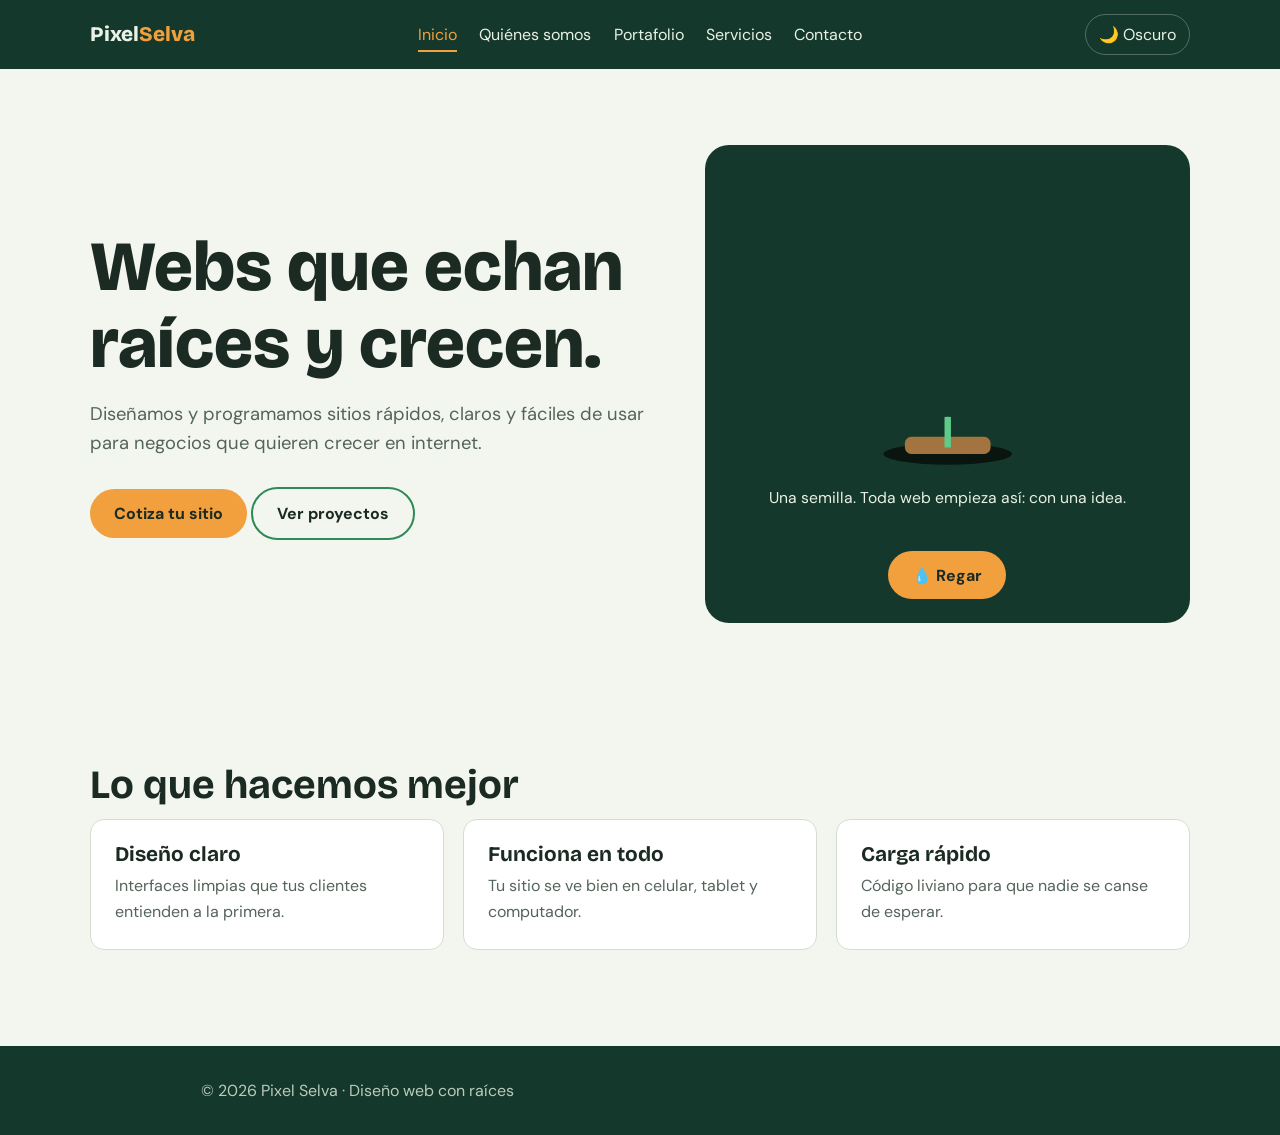
<file: index.html>
<!DOCTYPE html>
<html lang="es">
<head>
  <meta charset="UTF-8">
  <meta name="viewport" content="width=device-width, initial-scale=1">
  <title>Pixel Selva · Webs que crecen</title>
  <meta name="description" content="Estudio de diseño web que hace crecer tu proyecto.">
  <link rel="stylesheet" href="styles.css">
</head>
<body>
  <header>
    <nav class="contenedor nav" aria-label="Principal">
      <a href="index.html" class="logo">Pixel<span>Selva</span></a>
      <ul class="menu" id="menu">
        <li><a href="index.html" class="activo">Inicio</a></li>
        <li><a href="nosotros.html">Quiénes somos</a></li>
        <li><a href="portafolio.html">Portafolio</a></li>
        <li><a href="servicios.html">Servicios</a></li>
        <li><a href="contacto.html">Contacto</a></li>
      </ul>
      <div class="acciones">
        <button class="icono-btn" id="btnTema" type="button">🌙 Oscuro</button>
        <button class="icono-btn" id="btnMenu" type="button" aria-label="Abrir menú">☰</button>
      </div>
    </nav>
  </header>

  <main class="contenedor">
    <section class="hero">
      <div>
        <h1>Webs que echan raíces y crecen.</h1>
        <p class="lead">Diseñamos y programamos sitios rápidos, claros y fáciles de usar para negocios que quieren crecer en internet.</p>
        <a class="btn" href="servicios.html">Cotiza tu sitio</a>
        <a class="btn sec" href="portafolio.html">Ver proyectos</a>
      </div>

      <div class="planta-caja">
        <svg id="planta" viewBox="0 0 200 280" role="img" aria-label="Planta que crece">
          <ellipse cx="100" cy="266" rx="60" ry="10" fill="#0a1510"/>
          <rect x="60" y="250" width="80" height="16" rx="6" fill="#a3743f"/>
          <g id="tallo"><rect x="97" y="20" width="6" height="240" rx="3" fill="#5fcb8a"/></g>
          <ellipse class="hojaSVG" cx="75" cy="200" rx="22" ry="9" fill="#2f8a57" transform="rotate(-25 75 200)"/>
          <ellipse class="hojaSVG" cx="125" cy="165" rx="22" ry="9" fill="#5fcb8a" transform="rotate(25 125 165)"/>
          <ellipse class="hojaSVG" cx="72" cy="125" rx="22" ry="9" fill="#2f8a57" transform="rotate(-25 72 125)"/>
          <g id="flor" style="opacity:0; transition: opacity .6s .5s">
            <circle cx="100" cy="30" r="16" fill="#f2a03d"/>
            <circle cx="100" cy="30" r="6" fill="#14382b"/>
          </g>
        </svg>
        <p id="mensajePlanta" aria-live="polite">Una semilla. Toda web empieza así: con una idea.</p>
        <button class="btn" id="btnRegar" type="button">💧 Regar</button>
      </div>
    </section>

    <section>
      <h2>Lo que hacemos mejor</h2>
      <div class="rejilla">
        <article class="tarjeta"><h3>Diseño claro</h3><p>Interfaces limpias que tus clientes entienden a la primera.</p></article>
        <article class="tarjeta"><h3>Funciona en todo</h3><p>Tu sitio se ve bien en celular, tablet y computador.</p></article>
        <article class="tarjeta"><h3>Carga rápido</h3><p>Código liviano para que nadie se canse de esperar.</p></article>
      </div>
    </section>
  </main>

  <footer><p>© 2026 Pixel Selva · Diseño web con raíces</p></footer>
  <script src="script.js"></script>
</body>
</html>
</file>
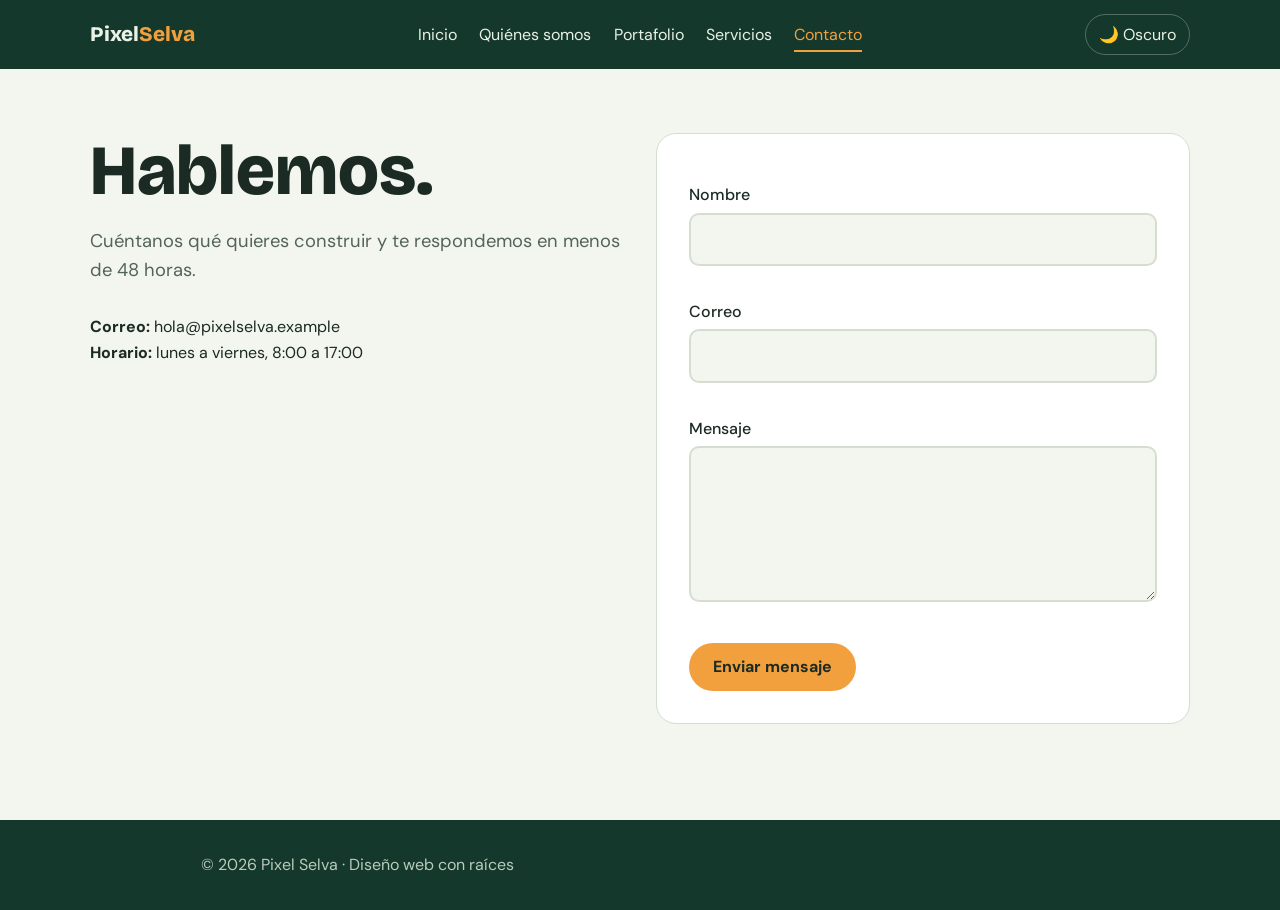
<file: contacto.html>
<!DOCTYPE html>
<html lang="es">
<head>
  <meta charset="UTF-8">
  <meta name="viewport" content="width=device-width, initial-scale=1">
  <title>Contacto · Pixel Selva</title>
  <link rel="stylesheet" href="styles.css">
</head>
<body>
  <header>
    <nav class="contenedor nav" aria-label="Principal">
      <a href="index.html" class="logo">Pixel<span>Selva</span></a>
      <ul class="menu" id="menu">
        <li><a href="index.html">Inicio</a></li>
        <li><a href="nosotros.html">Quiénes somos</a></li>
        <li><a href="portafolio.html">Portafolio</a></li>
        <li><a href="servicios.html">Servicios</a></li>
        <li><a href="contacto.html" class="activo">Contacto</a></li>
      </ul>
      <div class="acciones">
        <button class="icono-btn" id="btnTema" type="button">🌙 Oscuro</button>
        <button class="icono-btn" id="btnMenu" type="button" aria-label="Abrir menú">☰</button>
      </div>
    </nav>
  </header>

  <main class="contenedor">
    <section class="dos-col">
      <div>
        <h1>Hablemos.</h1>
        <p class="lead">Cuéntanos qué quieres construir y te respondemos en menos de 48 horas.</p>
        <p><strong>Correo:</strong> hola@pixelselva.example</p>
        <p><strong>Horario:</strong> lunes a viernes, 8:00 a 17:00</p>
      </div>

      <form class="panel" id="formContacto" novalidate>
        <label for="nombre">Nombre</label>
        <input type="text" id="nombre" name="nombre" autocomplete="name">
        <div class="error" id="error-nombre"></div>

        <label for="correo">Correo</label>
        <input type="email" id="correo" name="correo" autocomplete="email">
        <div class="error" id="error-correo"></div>

        <label for="mensaje">Mensaje</label>
        <textarea id="mensaje" name="mensaje" rows="5"></textarea>
        <div class="error" id="error-mensaje"></div>

        <button class="btn" type="submit" style="margin-top:1rem">Enviar mensaje</button>
        <div class="exito" id="exito" role="status"></div>
      </form>
    </section>
  </main>

  <footer><p>© 2026 Pixel Selva · Diseño web con raíces</p></footer>
  <script src="script.js"></script>
</body>
</html>
</file>
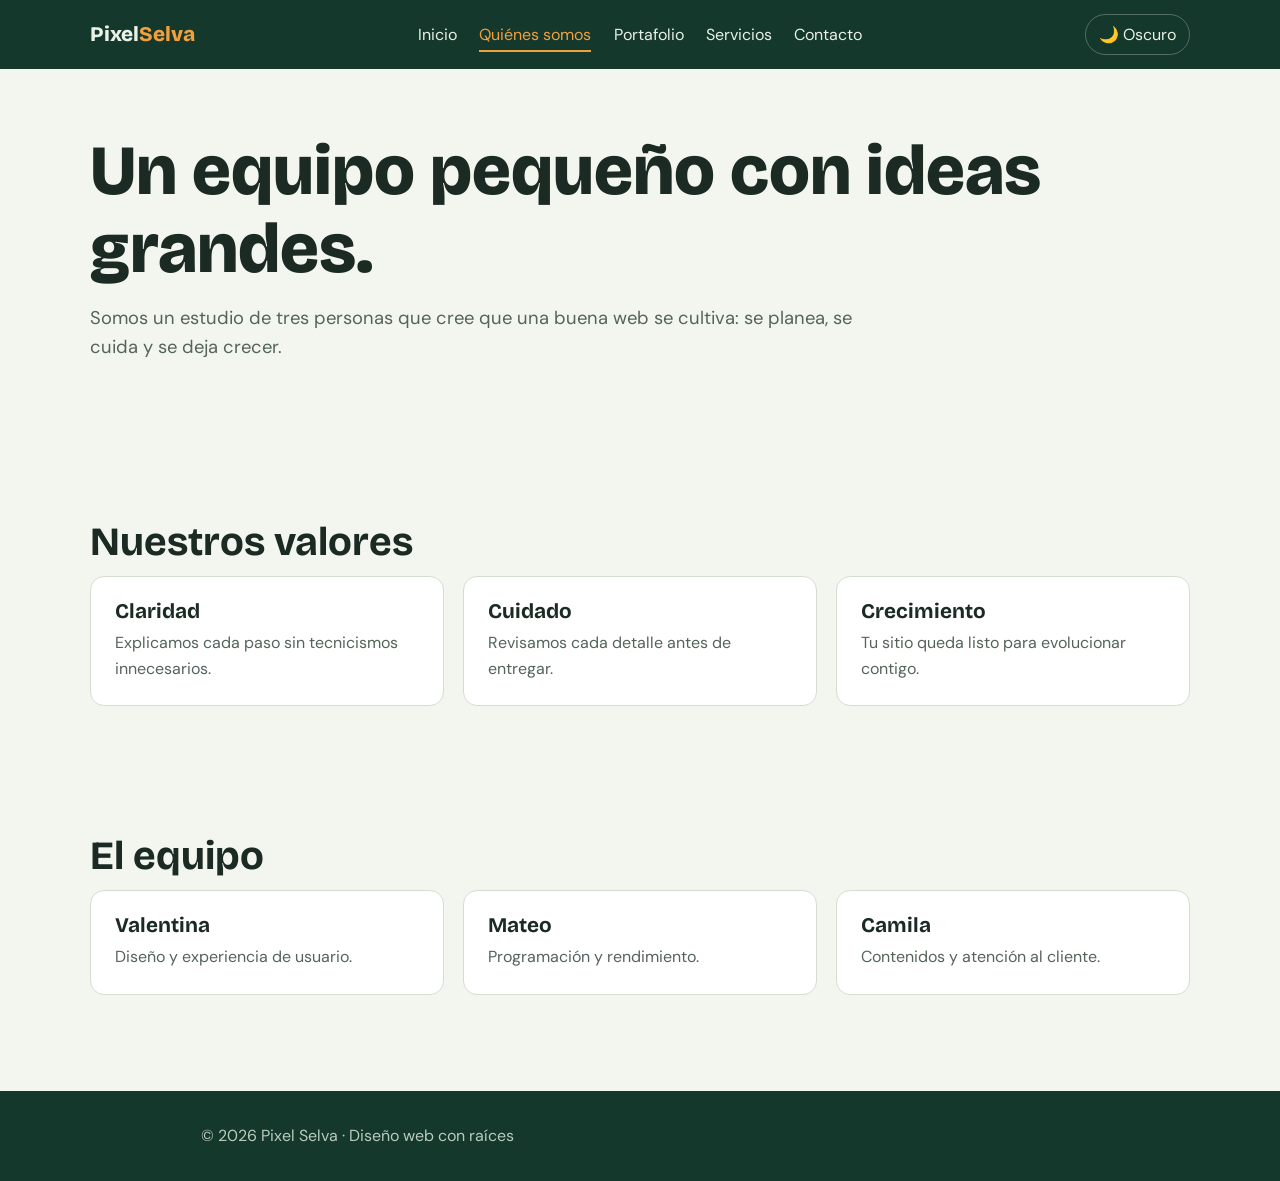
<file: nosotros.html>
<!DOCTYPE html>
<html lang="es">
<head>
  <meta charset="UTF-8">
  <meta name="viewport" content="width=device-width, initial-scale=1">
  <title>Quiénes somos · Pixel Selva</title>
  <link rel="stylesheet" href="styles.css">
</head>
<body>
  <header>
    <nav class="contenedor nav" aria-label="Principal">
      <a href="index.html" class="logo">Pixel<span>Selva</span></a>
      <ul class="menu" id="menu">
        <li><a href="index.html">Inicio</a></li>
        <li><a href="nosotros.html" class="activo">Quiénes somos</a></li>
        <li><a href="portafolio.html">Portafolio</a></li>
        <li><a href="servicios.html">Servicios</a></li>
        <li><a href="contacto.html">Contacto</a></li>
      </ul>
      <div class="acciones">
        <button class="icono-btn" id="btnTema" type="button">🌙 Oscuro</button>
        <button class="icono-btn" id="btnMenu" type="button" aria-label="Abrir menú">☰</button>
      </div>
    </nav>
  </header>

  <main class="contenedor">
    <section>
      <h1>Un equipo pequeño con ideas grandes.</h1>
      <p class="lead">Somos un estudio de tres personas que cree que una buena web se cultiva: se planea, se cuida y se deja crecer.</p>
    </section>

    <section>
      <h2>Nuestros valores</h2>
      <div class="rejilla">
        <article class="tarjeta"><h3>Claridad</h3><p>Explicamos cada paso sin tecnicismos innecesarios.</p></article>
        <article class="tarjeta"><h3>Cuidado</h3><p>Revisamos cada detalle antes de entregar.</p></article>
        <article class="tarjeta"><h3>Crecimiento</h3><p>Tu sitio queda listo para evolucionar contigo.</p></article>
      </div>
    </section>

    <section>
      <h2>El equipo</h2>
      <div class="rejilla">
        <article class="tarjeta"><h3>Valentina</h3><p>Diseño y experiencia de usuario.</p></article>
        <article class="tarjeta"><h3>Mateo</h3><p>Programación y rendimiento.</p></article>
        <article class="tarjeta"><h3>Camila</h3><p>Contenidos y atención al cliente.</p></article>
      </div>
    </section>
  </main>

  <footer><p>© 2026 Pixel Selva · Diseño web con raíces</p></footer>
  <script src="script.js"></script>
</body>
</html>
</file>
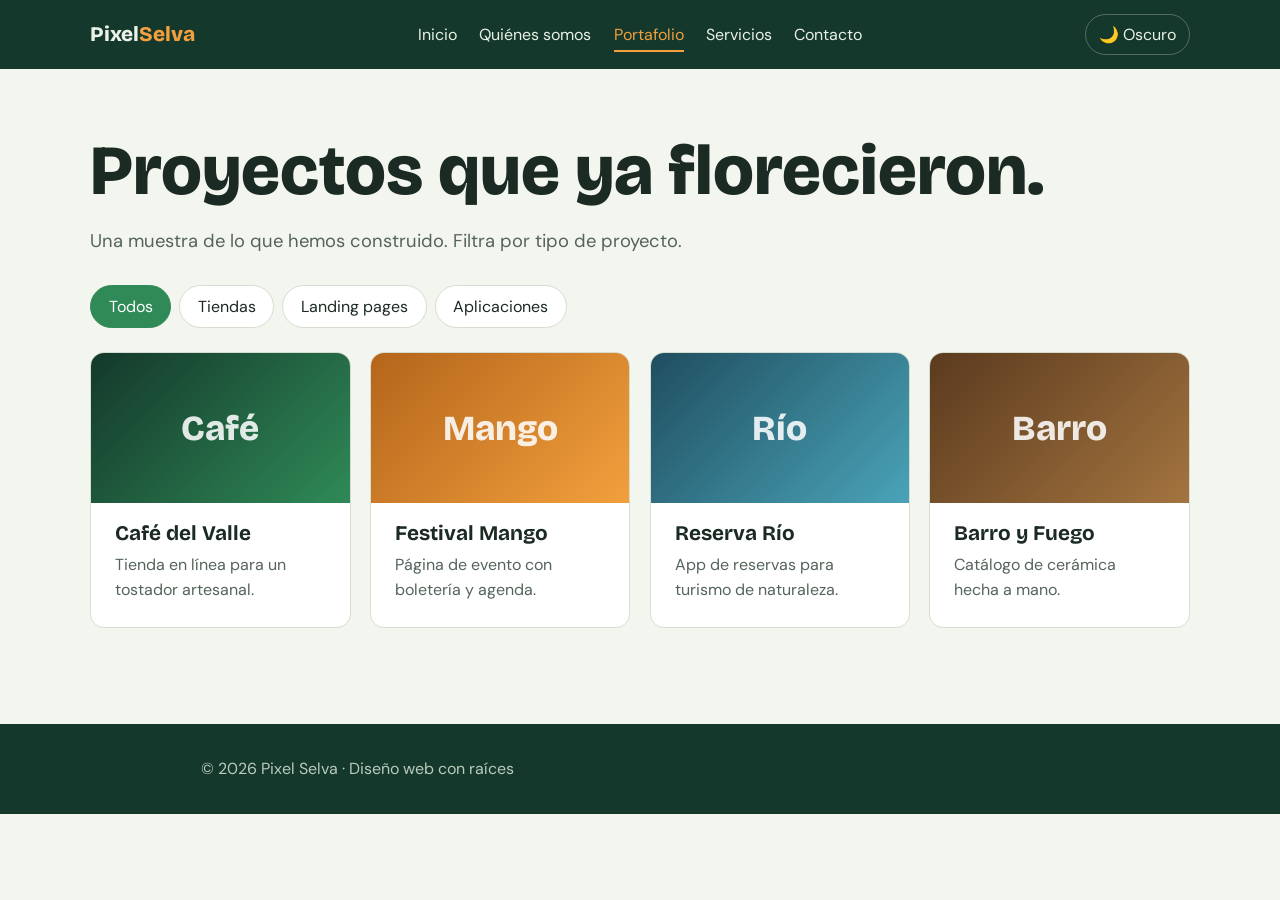
<file: portafolio.html>
<!DOCTYPE html>
<html lang="es">
<head>
  <meta charset="UTF-8">
  <meta name="viewport" content="width=device-width, initial-scale=1">
  <title>Portafolio · Pixel Selva</title>
  <link rel="stylesheet" href="styles.css">
</head>
<body>
  <header>
    <nav class="contenedor nav" aria-label="Principal">
      <a href="index.html" class="logo">Pixel<span>Selva</span></a>
      <ul class="menu" id="menu">
        <li><a href="index.html">Inicio</a></li>
        <li><a href="nosotros.html">Quiénes somos</a></li>
        <li><a href="portafolio.html" class="activo">Portafolio</a></li>
        <li><a href="servicios.html">Servicios</a></li>
        <li><a href="contacto.html">Contacto</a></li>
      </ul>
      <div class="acciones">
        <button class="icono-btn" id="btnTema" type="button">🌙 Oscuro</button>
        <button class="icono-btn" id="btnMenu" type="button" aria-label="Abrir menú">☰</button>
      </div>
    </nav>
  </header>

  <main class="contenedor">
    <section>
      <h1>Proyectos que ya florecieron.</h1>
      <p class="lead">Una muestra de lo que hemos construido. Filtra por tipo de proyecto.</p>

      <div class="filtros">
        <button class="filtro activo" data-cat="todos" type="button">Todos</button>
        <button class="filtro" data-cat="tienda" type="button">Tiendas</button>
        <button class="filtro" data-cat="landing" type="button">Landing pages</button>
        <button class="filtro" data-cat="app" type="button">Aplicaciones</button>
      </div>

      <div class="rejilla">
        <article class="tarjeta proyecto" data-cat="tienda">
          <div class="imagen c1">Café</div>
          <div class="info"><h3>Café del Valle</h3><p>Tienda en línea para un tostador artesanal.</p></div>
        </article>
        <article class="tarjeta proyecto" data-cat="landing">
          <div class="imagen c2">Mango</div>
          <div class="info"><h3>Festival Mango</h3><p>Página de evento con boletería y agenda.</p></div>
        </article>
        <article class="tarjeta proyecto" data-cat="app">
          <div class="imagen c3">Río</div>
          <div class="info"><h3>Reserva Río</h3><p>App de reservas para turismo de naturaleza.</p></div>
        </article>
        <article class="tarjeta proyecto" data-cat="tienda">
          <div class="imagen c4">Barro</div>
          <div class="info"><h3>Barro y Fuego</h3><p>Catálogo de cerámica hecha a mano.</p></div>
        </article>
      </div>
    </section>
  </main>

  <footer><p>© 2026 Pixel Selva · Diseño web con raíces</p></footer>
  <script src="script.js"></script>
</body>
</html>
</file>
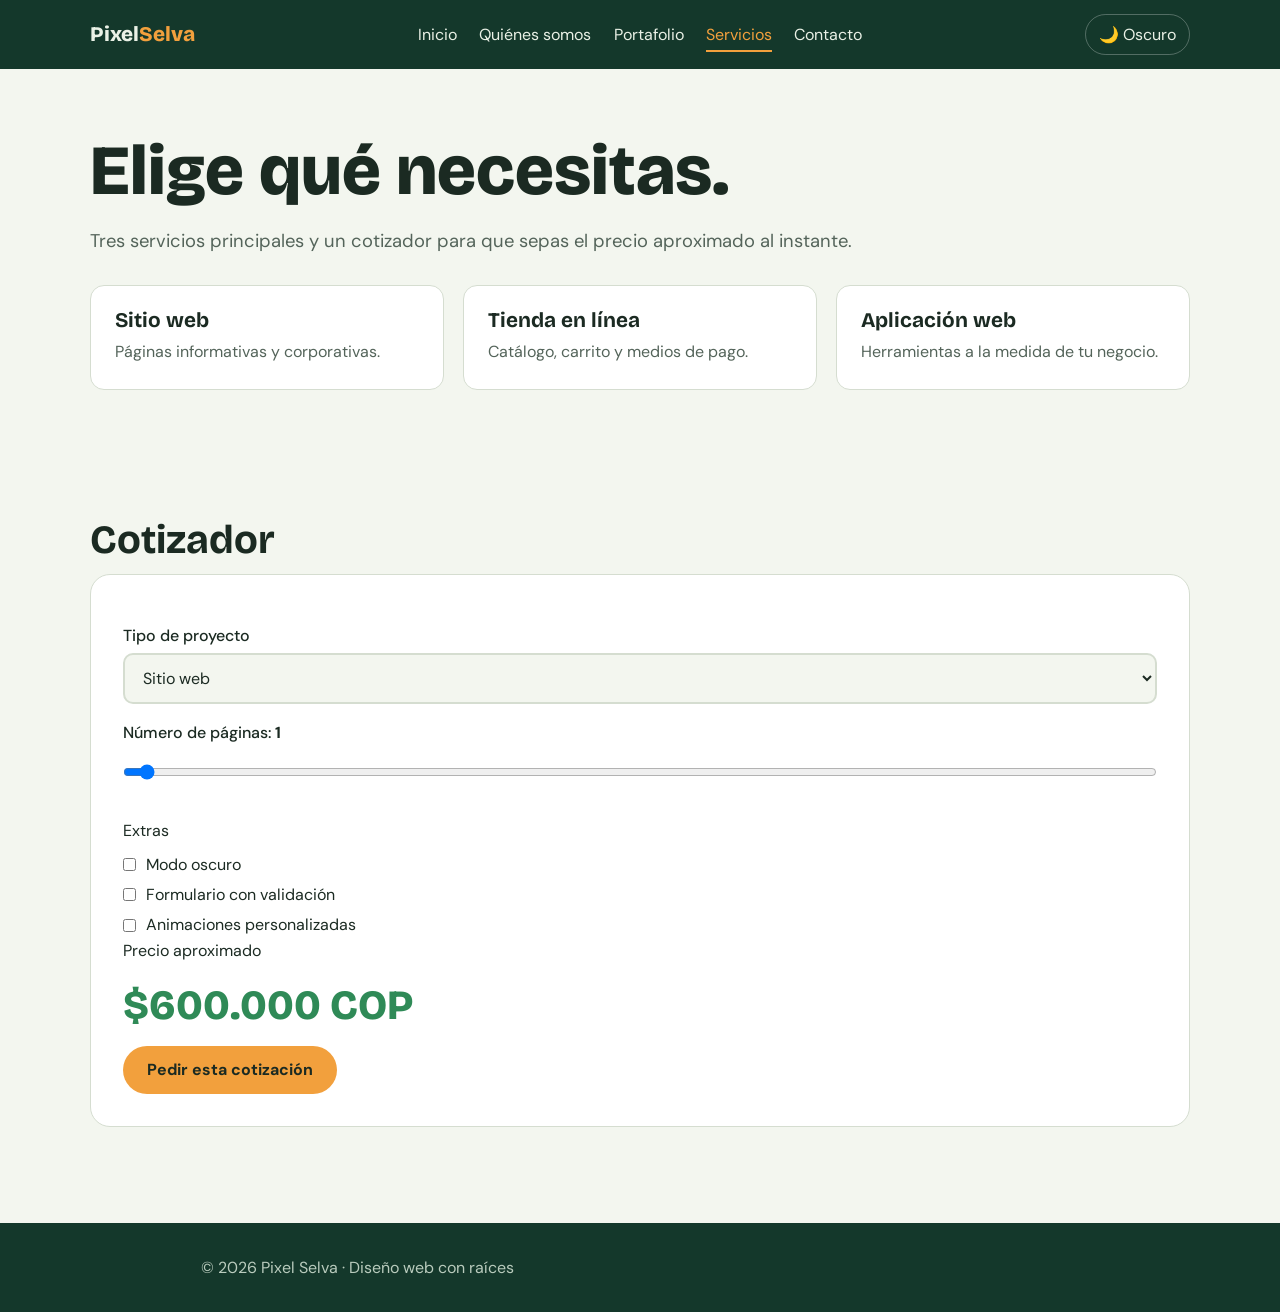
<file: servicios.html>
<!DOCTYPE html>
<html lang="es">
<head>
  <meta charset="UTF-8">
  <meta name="viewport" content="width=device-width, initial-scale=1">
  <title>Servicios · Pixel Selva</title>
  <link rel="stylesheet" href="styles.css">
</head>
<body>
  <header>
    <nav class="contenedor nav" aria-label="Principal">
      <a href="index.html" class="logo">Pixel<span>Selva</span></a>
      <ul class="menu" id="menu">
        <li><a href="index.html">Inicio</a></li>
        <li><a href="nosotros.html">Quiénes somos</a></li>
        <li><a href="portafolio.html">Portafolio</a></li>
        <li><a href="servicios.html" class="activo">Servicios</a></li>
        <li><a href="contacto.html">Contacto</a></li>
      </ul>
      <div class="acciones">
        <button class="icono-btn" id="btnTema" type="button">🌙 Oscuro</button>
        <button class="icono-btn" id="btnMenu" type="button" aria-label="Abrir menú">☰</button>
      </div>
    </nav>
  </header>

  <main class="contenedor">
    <section>
      <h1>Elige qué necesitas.</h1>
      <p class="lead">Tres servicios principales y un cotizador para que sepas el precio aproximado al instante.</p>
      <div class="rejilla">
        <article class="tarjeta"><h3>Sitio web</h3><p>Páginas informativas y corporativas.</p></article>
        <article class="tarjeta"><h3>Tienda en línea</h3><p>Catálogo, carrito y medios de pago.</p></article>
        <article class="tarjeta"><h3>Aplicación web</h3><p>Herramientas a la medida de tu negocio.</p></article>
      </div>
    </section>

    <section>
      <h2>Cotizador</h2>
      <form class="panel" id="cotizador">
        <label for="tipo">Tipo de proyecto</label>
        <select id="tipo">
          <option value="600000">Sitio web</option>
          <option value="1500000">Tienda en línea</option>
          <option value="2500000">Aplicación web</option>
        </select>

        <label for="paginas">Número de páginas: <strong id="paginasValor">1</strong></label>
        <input type="range" id="paginas" min="1" max="10" value="1">

        <p style="margin-top:1rem">Extras</p>
        <div class="checks">
          <label><input type="checkbox" class="extra" value="200000"> Modo oscuro</label>
          <label><input type="checkbox" class="extra" value="350000"> Formulario con validación</label>
          <label><input type="checkbox" class="extra" value="450000"> Animaciones personalizadas</label>
        </div>

        <p>Precio aproximado</p>
        <div class="total" id="total" aria-live="polite">$0 COP</div>
        <a class="btn" href="contacto.html" style="margin-top:1rem">Pedir esta cotización</a>
      </form>
    </section>
  </main>

  <footer><p>© 2026 Pixel Selva · Diseño web con raíces</p></footer>
  <script src="script.js"></script>
</body>
</html>
</file>
<file: styles.css>
/* ===== Pixel Selva · styles.css ===== */
@import url('https://fonts.googleapis.com/css2?family=Bricolage+Grotesque:wght@500;700;800&family=DM+Sans:wght@400;500&display=swap');

/* Paleta (modo claro) */
:root {
  --fondo: #f3f6ef;
  --superficie: #ffffff;
  --texto: #1b2a22;
  --suave: #54645a;
  --selva: #14382b;
  --hoja: #2f8a57;
  --mango: #f2a03d;
  --borde: #d5ddd0;
  --radio: 14px;
  --fuente-titulo: 'Bricolage Grotesque', Georgia, sans-serif;
  --fuente-texto: 'DM Sans', system-ui, sans-serif;
}
/* Paleta (modo oscuro) */
[data-theme="dark"] {
  --fondo: #0e1a14;
  --superficie: #16271e;
  --texto: #eaf1e6;
  --suave: #9fb2a5;
  --selva: #0a1510;
  --hoja: #5fcb8a;
  --borde: #264236;
}

* { box-sizing: border-box; margin: 0; padding: 0; }
body {
  font-family: var(--fuente-texto);
  background: var(--fondo);
  color: var(--texto);
  line-height: 1.6;
  transition: background .4s, color .4s;
}
h1, h2, h3 { font-family: var(--fuente-titulo); line-height: 1.1; }
h1 { font-size: clamp(2.4rem, 7vw, 4.4rem); font-weight: 800; }
h2 { font-size: clamp(1.7rem, 4vw, 2.5rem); margin-bottom: .75rem; }
p { max-width: 62ch; }
a { color: inherit; }
:focus-visible { outline: 3px solid var(--mango); outline-offset: 3px; }

.contenedor { width: min(1100px, 92%); margin-inline: auto; }
section { padding: 4rem 0; }
.lead { color: var(--suave); font-size: 1.15rem; margin: 1rem 0 1.8rem; }

/* ===== Navegación ===== */
header {
  position: sticky; top: 0; z-index: 10;
  background: var(--selva); color: #eaf1e6;
}
.nav { display: flex; align-items: center; justify-content: space-between; padding: .9rem 0; gap: 1rem; }
.logo { font-family: var(--fuente-titulo); font-weight: 800; font-size: 1.3rem; text-decoration: none; }
.logo span { color: var(--mango); }
.menu { display: flex; gap: 1.4rem; list-style: none; align-items: center; }
.menu a { text-decoration: none; padding: .3rem 0; border-bottom: 2px solid transparent; transition: border-color .25s, color .25s; }
.menu a:hover, .menu a.activo { border-color: var(--mango); color: var(--mango); }
.acciones { display: flex; gap: .5rem; align-items: center; }
.icono-btn {
  background: transparent; color: inherit; border: 1px solid #ffffff44;
  border-radius: 999px; padding: .4rem .8rem; cursor: pointer; font: inherit;
  transition: background .25s;
}
.icono-btn:hover { background: #ffffff1f; }
#btnMenu { display: none; }

/* ===== Botones ===== */
.btn {
  display: inline-block; background: var(--mango); color: #1b2a22; border: 0;
  padding: .85rem 1.5rem; border-radius: 999px; font: 700 1rem var(--fuente-texto);
  cursor: pointer; text-decoration: none;
  transition: transform .2s, box-shadow .2s;
}
.btn:hover { transform: translateY(-3px); box-shadow: 0 8px 18px #f2a03d55; }
.btn.sec { background: transparent; color: var(--texto); border: 2px solid var(--hoja); }

/* ===== Hero con planta interactiva ===== */
.hero { display: grid; grid-template-columns: 1.2fr 1fr; gap: 2rem; align-items: center; min-height: 70vh; }
.planta-caja {
  background: var(--selva); border-radius: 24px; padding: 1.5rem;
  text-align: center; color: #eaf1e6;
}
#planta { width: 100%; max-height: 300px; }
#tallo { transform-origin: 100px 260px; transform: scaleY(.12); transition: transform .8s cubic-bezier(.3,1.4,.5,1); }
.hojaSVG { transform-box: fill-box; transform-origin: center bottom; transform: scale(0); transition: transform .6s .3s cubic-bezier(.3,1.5,.5,1); }
.hojaSVG.visible { transform: scale(1); }
#mensajePlanta { min-height: 3.2em; margin: .5rem auto 1rem; font-size: .98rem; }

/* ===== Tarjetas ===== */
.rejilla { display: grid; grid-template-columns: repeat(auto-fit, minmax(240px, 1fr)); gap: 1.2rem; }
.tarjeta {
  background: var(--superficie); border: 1px solid var(--borde);
  border-radius: var(--radio); padding: 1.5rem;
  transition: transform .3s, border-color .3s;
}
.tarjeta:hover { transform: translateY(-5px); border-color: var(--hoja); }
.tarjeta h3 { margin-bottom: .4rem; font-size: 1.3rem; }
.tarjeta p { color: var(--suave); }

/* ===== Portafolio ===== */
.filtros { display: flex; gap: .5rem; flex-wrap: wrap; margin-bottom: 1.5rem; }
.filtro {
  background: var(--superficie); color: var(--texto); border: 1px solid var(--borde);
  padding: .5rem 1.1rem; border-radius: 999px; cursor: pointer; font: inherit;
  transition: background .2s, color .2s;
}
.filtro.activo, .filtro:hover { background: var(--hoja); color: #fff; border-color: var(--hoja); }
.proyecto { overflow: hidden; padding: 0; }
.proyecto .imagen {
  height: 150px; display: grid; place-items: center;
  font: 800 2.2rem var(--fuente-titulo); color: #ffffffdd;
}
.proyecto .info { padding: 1.2rem 1.5rem 1.5rem; }
.proyecto.oculto { display: none; }
.c1 { background: linear-gradient(135deg, #14382b, #2f8a57); }
.c2 { background: linear-gradient(135deg, #b4651a, #f2a03d); }
.c3 { background: linear-gradient(135deg, #1f4e5f, #4aa3b8); }
.c4 { background: linear-gradient(135deg, #5b3a1e, #a3743f); }

/* ===== Cotizador y formulario ===== */
.panel { background: var(--superficie); border: 1px solid var(--borde); border-radius: 20px; padding: 2rem; }
label { display: block; font-weight: 500; margin: 1rem 0 .3rem; }
input, select, textarea {
  width: 100%; padding: .75rem .9rem; border-radius: 10px;
  border: 2px solid var(--borde); background: var(--fondo); color: var(--texto);
  font: inherit; transition: border-color .2s;
}
input:focus, select:focus, textarea:focus { outline: none; border-color: var(--hoja); }
.checks { display: flex; flex-direction: column; gap: .3rem; margin-top: .5rem; }
.checks label { display: flex; gap: .6rem; align-items: center; font-weight: 400; margin: 0; }
.checks input { width: auto; }
.total { font: 800 2.6rem var(--fuente-titulo); color: var(--hoja); margin-top: 1rem; }
.error { color: #d1453b; font-size: .88rem; min-height: 1.2em; }
input.invalido, textarea.invalido { border-color: #d1453b; }
.exito {
  display: none; background: var(--hoja); color: #fff;
  padding: 1rem 1.2rem; border-radius: 10px; margin-top: 1rem;
}
.exito.visible { display: block; animation: aparecer .5s; }
@keyframes aparecer { from { opacity: 0; transform: translateY(10px); } to { opacity: 1; transform: none; } }
.dos-col { display: grid; grid-template-columns: 1fr 1fr; gap: 2rem; }

footer { background: var(--selva); color: #b9cbbd; text-align: center; padding: 2rem 1rem; margin-top: 2rem; }

/* ===== Responsivo ===== */
@media (max-width: 800px) {
  .hero, .dos-col { grid-template-columns: 1fr; }
  #btnMenu { display: inline-block; }
  .menu {
    display: none; position: absolute; top: 100%; left: 0; right: 0;
    flex-direction: column; background: var(--selva); padding: 1rem 0; gap: .8rem;
  }
  .menu.abierto { display: flex; }
}
@media (prefers-reduced-motion: reduce) {
  * { transition: none !important; animation: none !important; }
}
</file>
